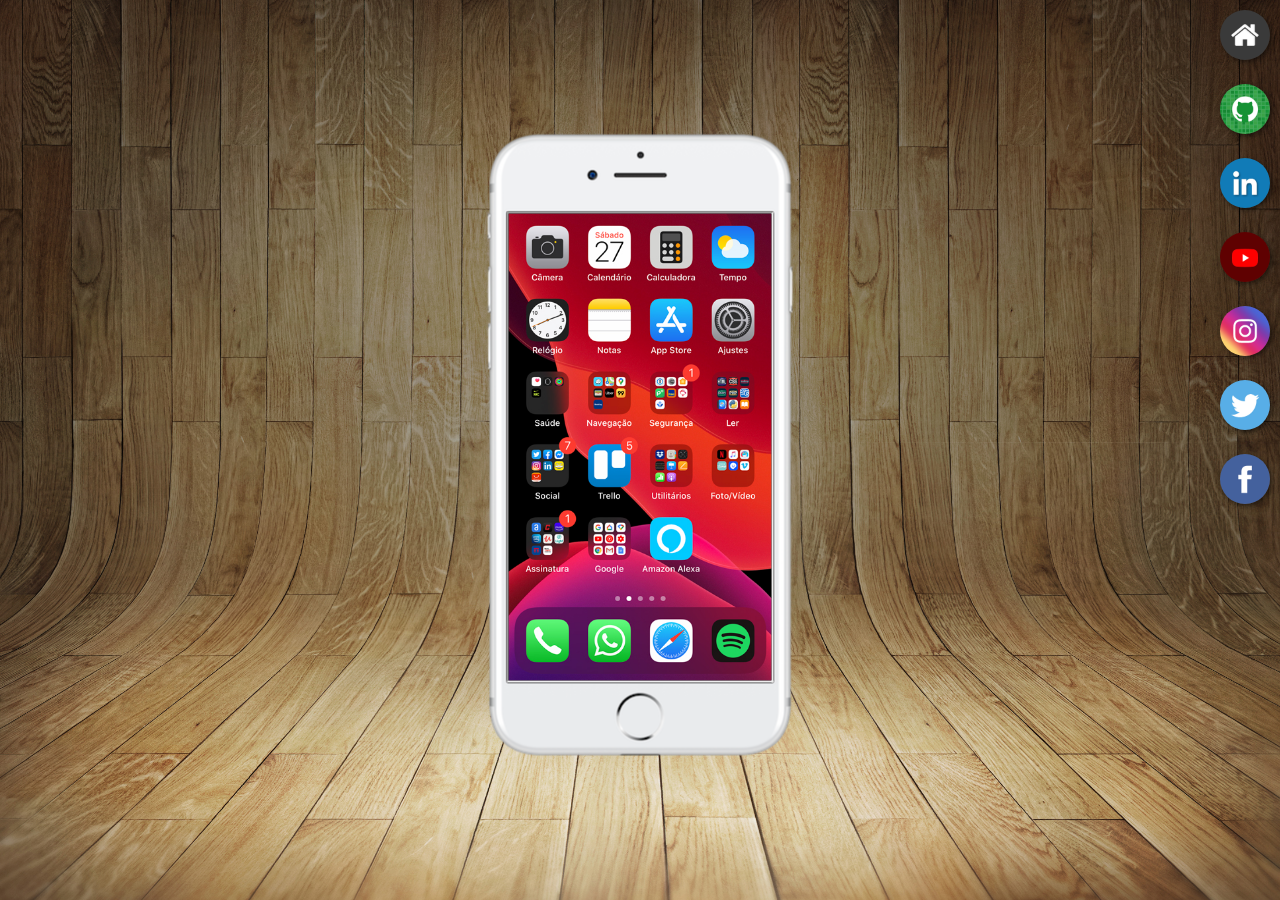
<file: index.html>
<!DOCTYPE html>
<html lang="pt-br">
<head>
    <meta charset="UTF-8">
    <meta name="viewport" content="width=device-width, initial-scale=1.0">
    <title>Projeto Social</title>
    <link rel="shortcut icon" href="favicon.ico" type="image/x-icon">
    <link rel="stylesheet" href="estilos/style.css">
</head>
<body>
    <main>
        <section id="telefone">
                <iframe src="home.html" name="tela" id="tela" ></iframe>
        </section>
        <section id="redes-sociais">
            <a href="home.html" target="tela"><img src="imagens/logo-home.jpg" alt="home"></a>
            <br>
            <a href="paginas/github.html" target="tela"><img src="imagens/logo-github.jpg" alt="github"></a>
            <br>
            <a href="paginas/linkedin.html" target="tela"><img src="imagens/linkedin-logo3.jpg" alt="facebook"></a>
            <br>
            <a href="paginas/youtube.html" target="tela"><img src="imagens/logo-youtube.jpg" alt="youtube"></a>
            <br>            
            <a href="paginas/instagram.html" target="tela"><img src="imagens/logo-instagram.jpg" alt="instagram"></a>
            <br>
            <a href="paginas/twitter.html" target="tela"><img src="imagens/logo-twitter.jpg" alt="twitter"></a>
            <br>
            <a href="paginas/facebook.html" target="tela"><img src="imagens/logo-facebook.jpg" alt="facebook"></a>
            <br>
            

        </section>
    </main>
</body>
</html>
</file>
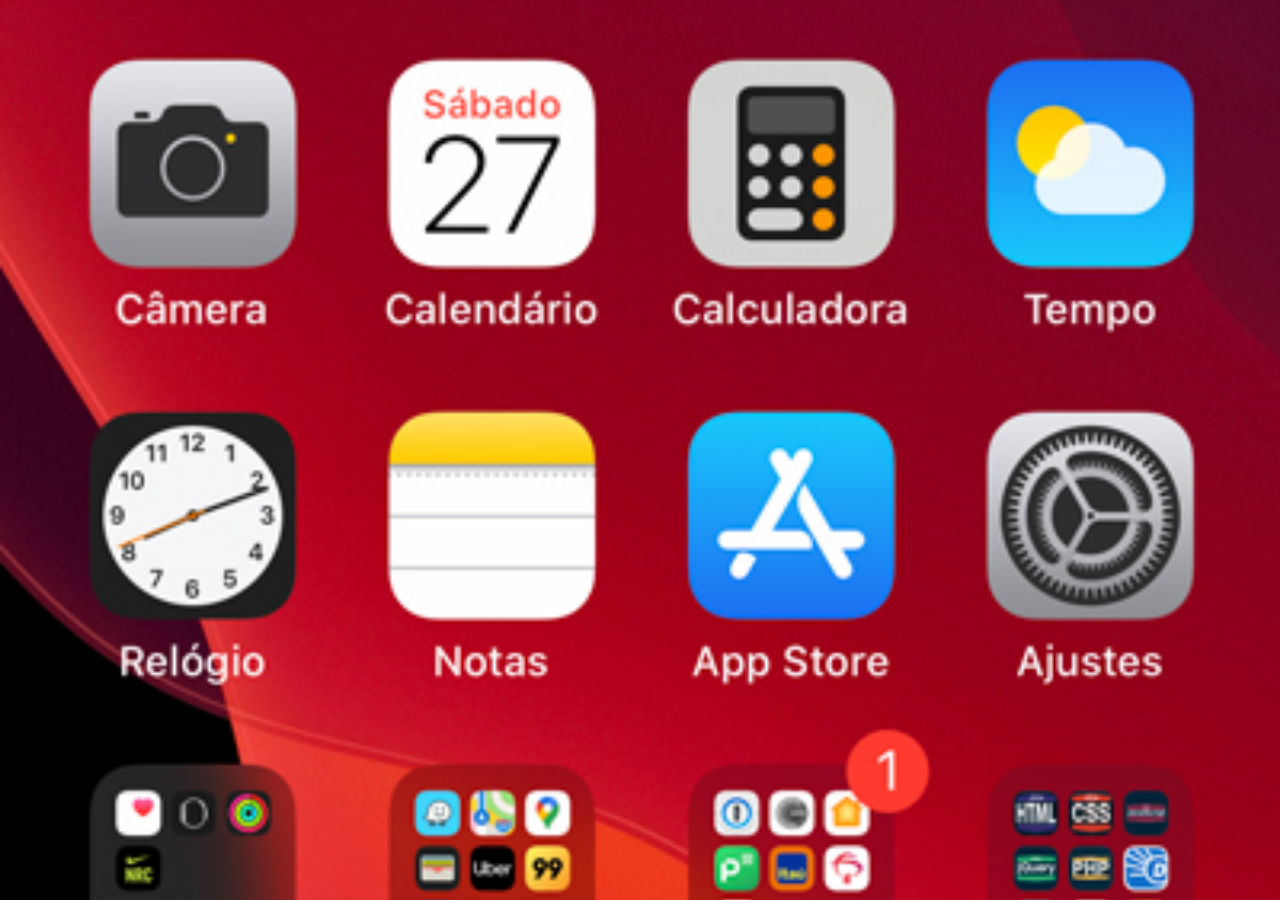
<file: home.html>
<!DOCTYPE html>
<html lang="pt-br">
<head>
    <meta charset="UTF-8">
    <meta name="viewport" content="width=device-width, initial-scale=1.0">
    <title>Home</title>
    <style>
        * {
            margin: 0px;
            padding: 0px;
        }
        body {
            height: 100vh;
            width: 100vw;
            background-image: url("imagens/tela-home.jpg");
            background-repeat: no-repeat;
            background-position: top center;
            background-size: cover;
        }
    </style>
</head>
<body>
</body>
</html>
</file>
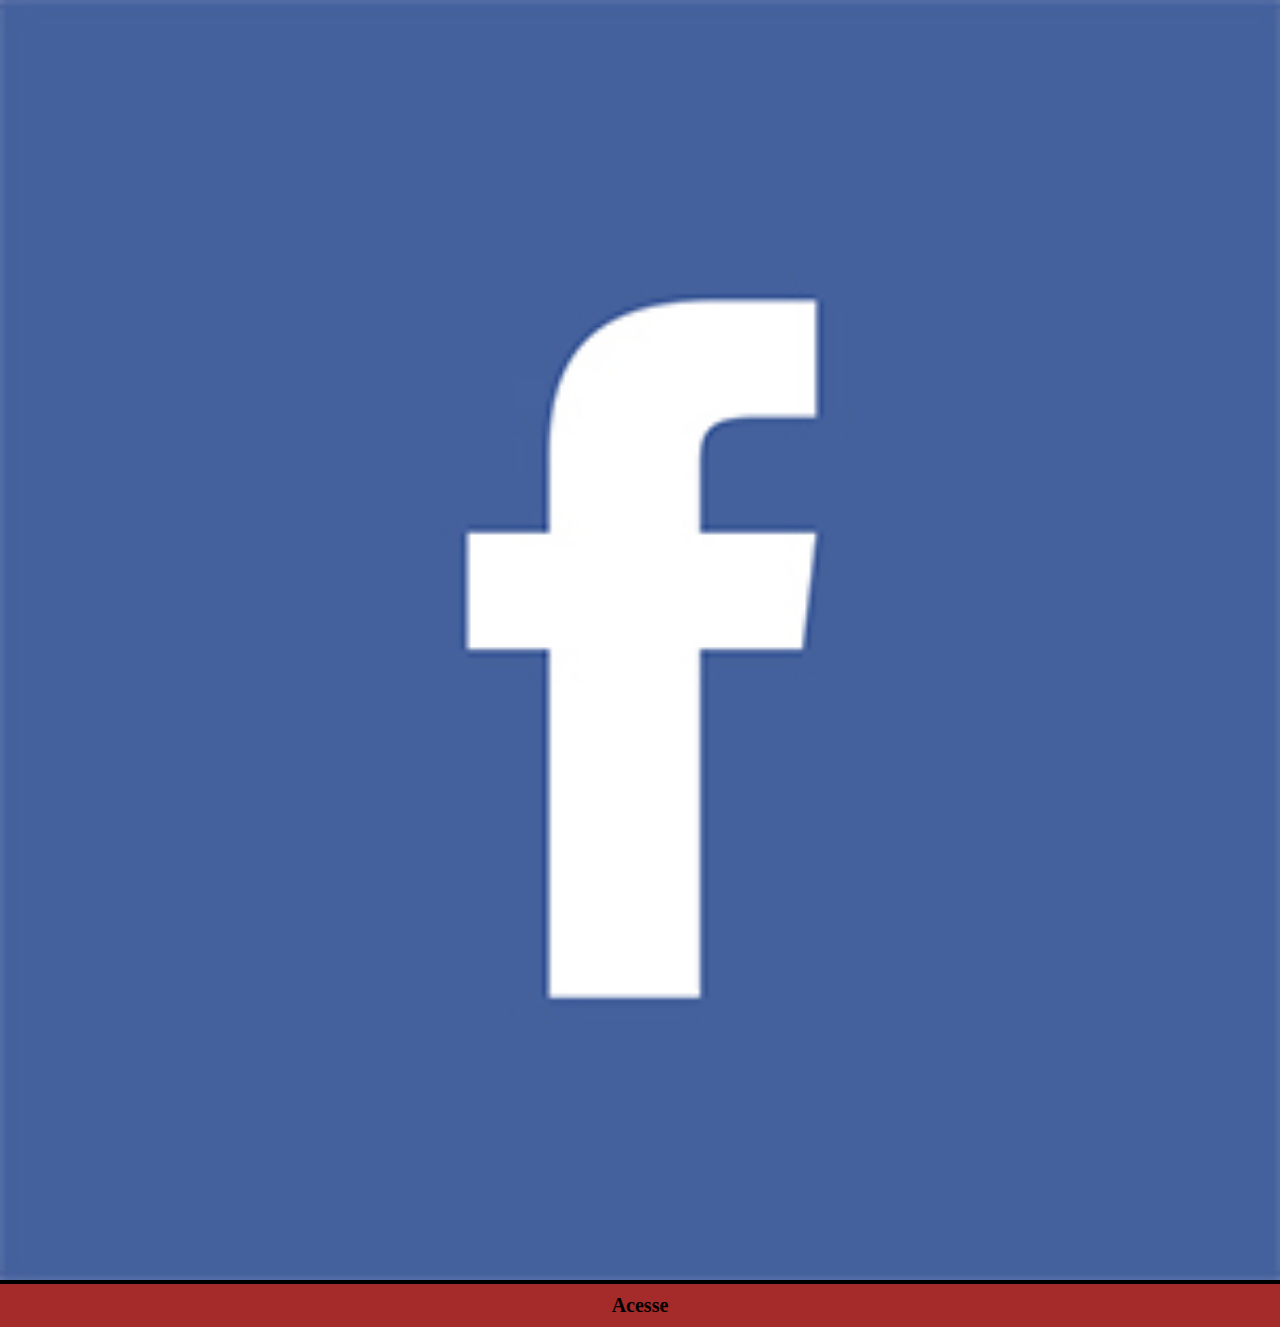
<file: paginas/facebook.html>
<!DOCTYPE html>
<html lang="pt-br">
<head>
    <meta charset="UTF-8">
    <meta name="viewport" content="width=device-width, initial-scale=1.0">
    <title>Facebook</title>
    <link rel="stylesheet" href="../estilos/social.css">
</head>
<body>
    <img src="../imagens/logo-facebook.jpg" alt="facebook">
    <nav>
        <p><a href="https://www.facebook.com/" target="_blank">Acesse</a></p>
    </nav>
</body>
</html>
</file>
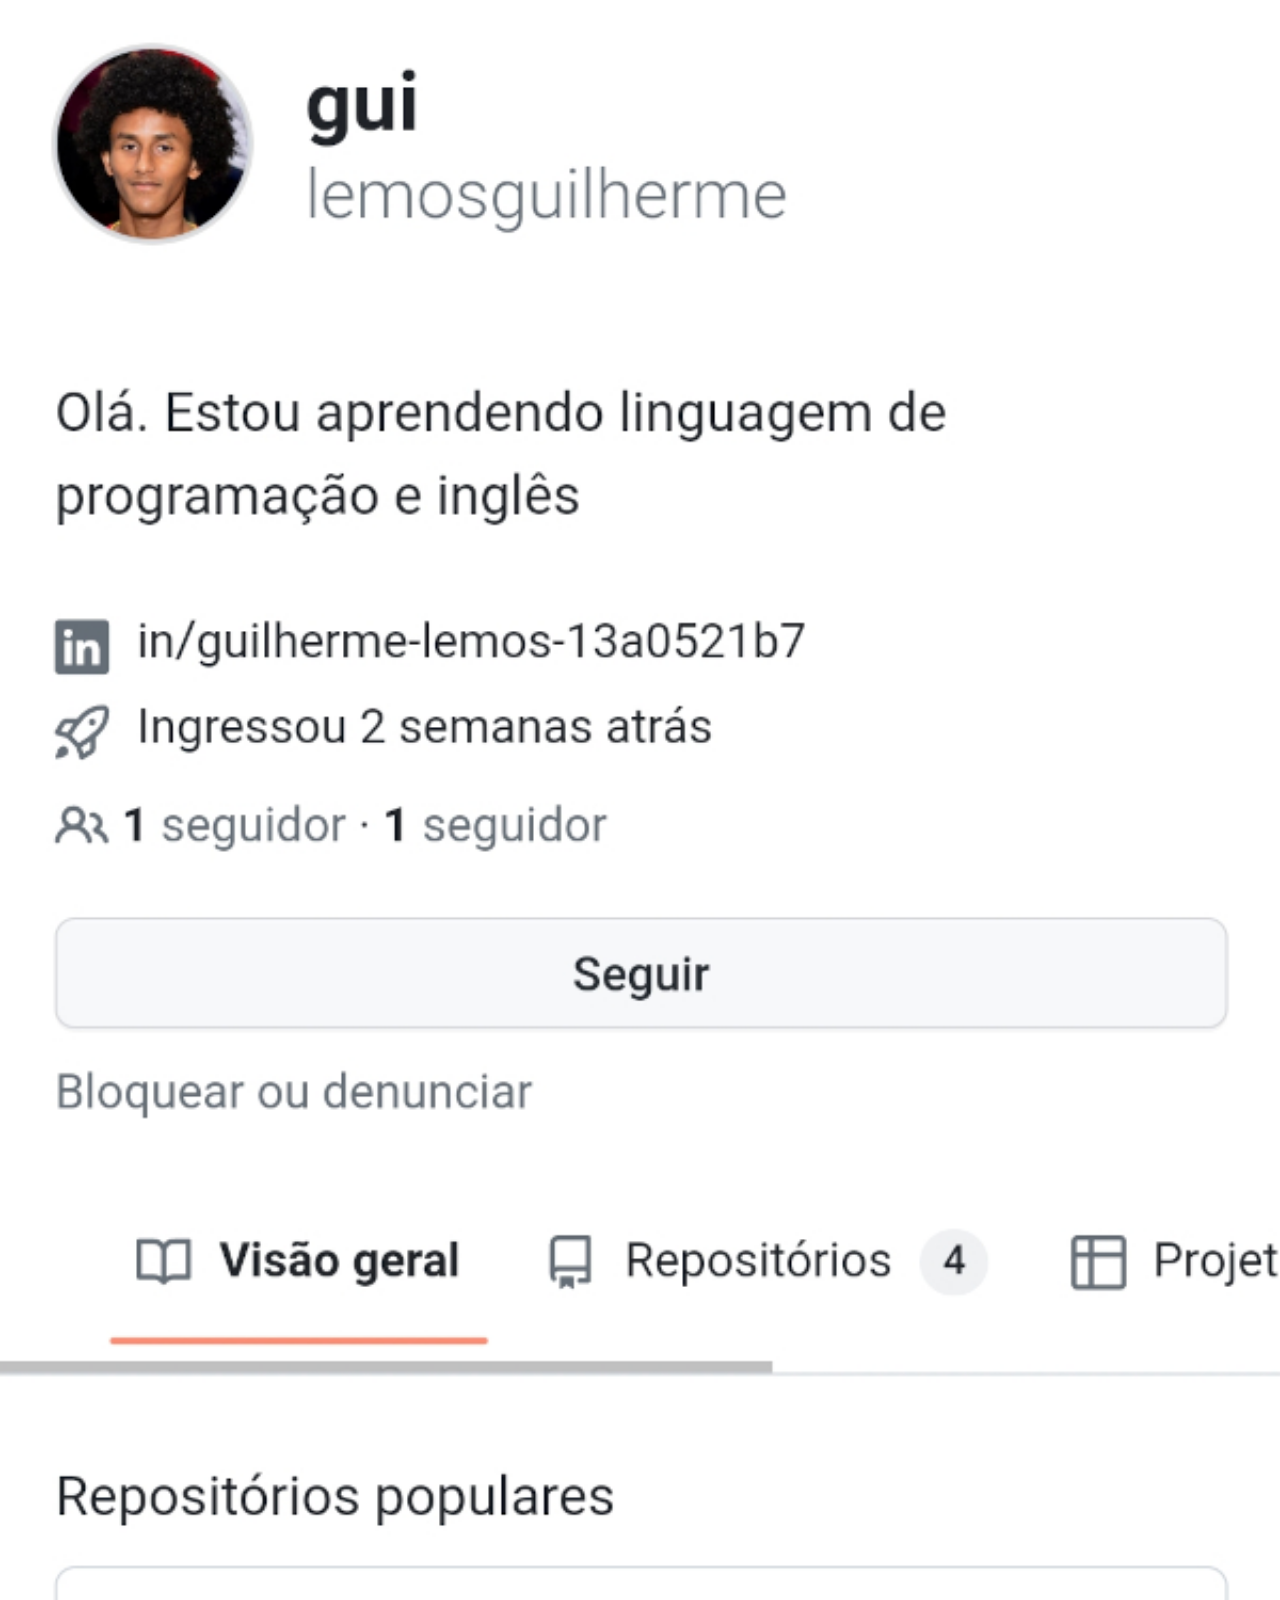
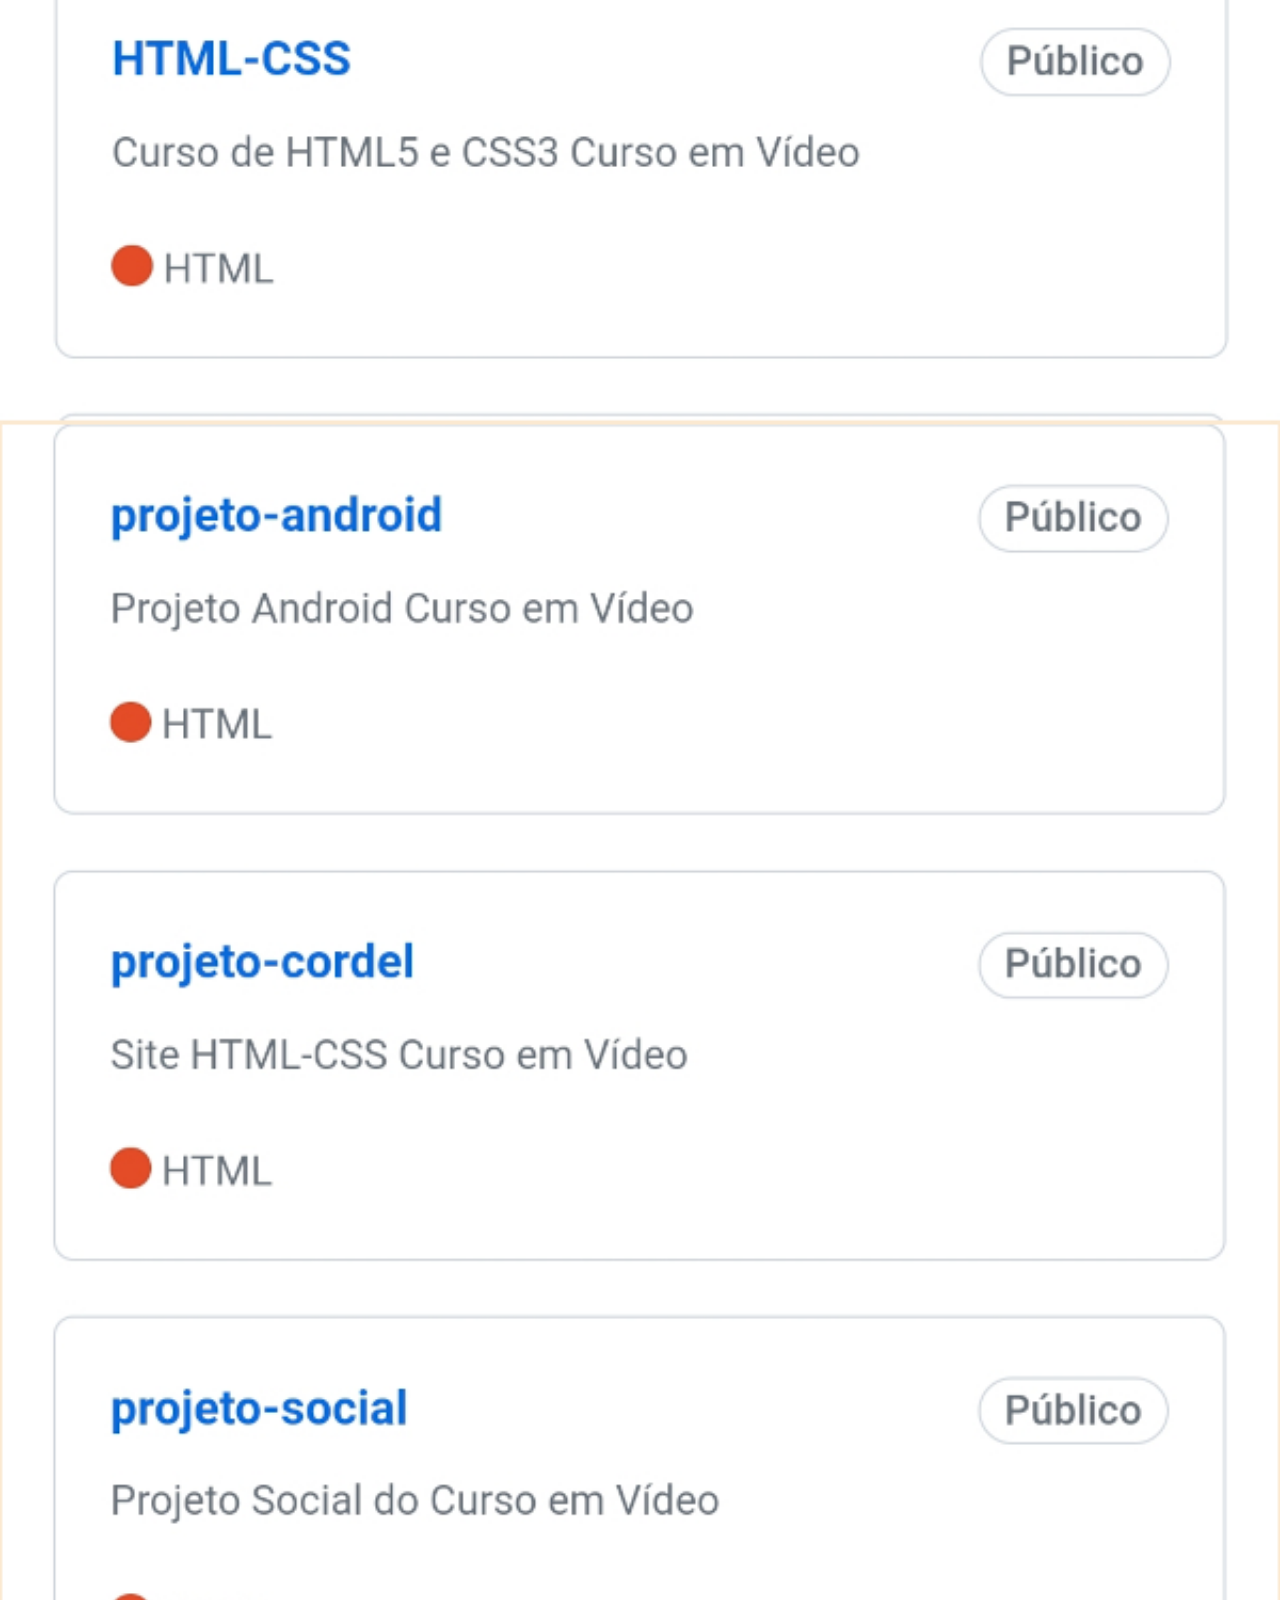
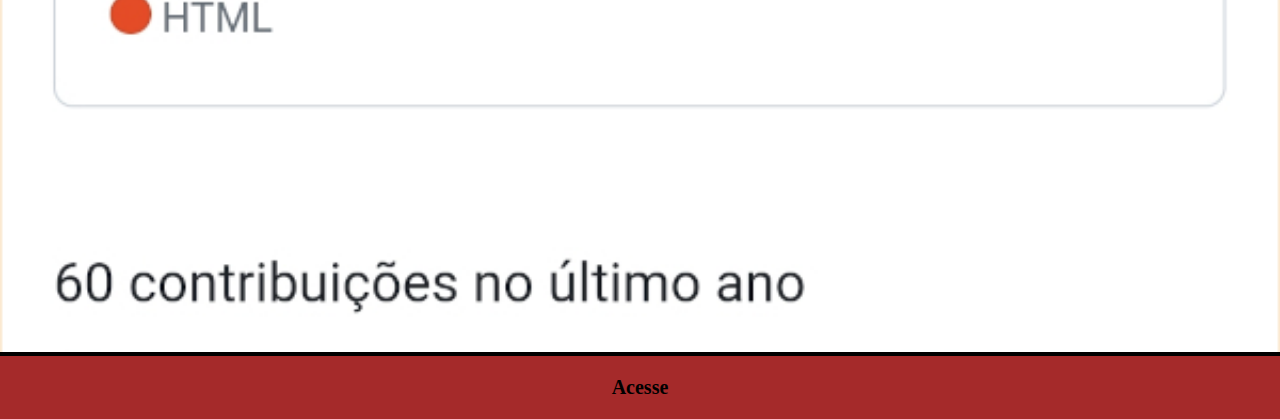
<file: paginas/github.html>
<!DOCTYPE html>
<html lang="pt-br">
<head>
    <meta charset="UTF-8">
    <meta name="viewport" content="width=device-width, initial-scale=1.0">
    <title>GitHub</title>
    <style>
        * {
            margin: 0px;
            padding: 0px;
        }
        body{
            background-color: black;
        }
        img {
            width: 100vw;
        }
        nav {
            background-color: brown;
            text-align: center;
            font-weight: bolder;
            font-size: 20px;
            padding: 10px;
        }
        nav a {
            text-decoration: none;
            color: black; 
        }
        nav a:hover {
            text-decoration: underline;
            color: white;
        }
    </style>
</head>
<body>
    <img src="../imagens/tela-github.jpg" alt="GitHub">
    <nav>
        <nav>
            <p><a href="https://github.com/lemosguilherme" target="_blank">Acesse</a></p>
        </nav>
    </nav>
</body>
</html>
</file>
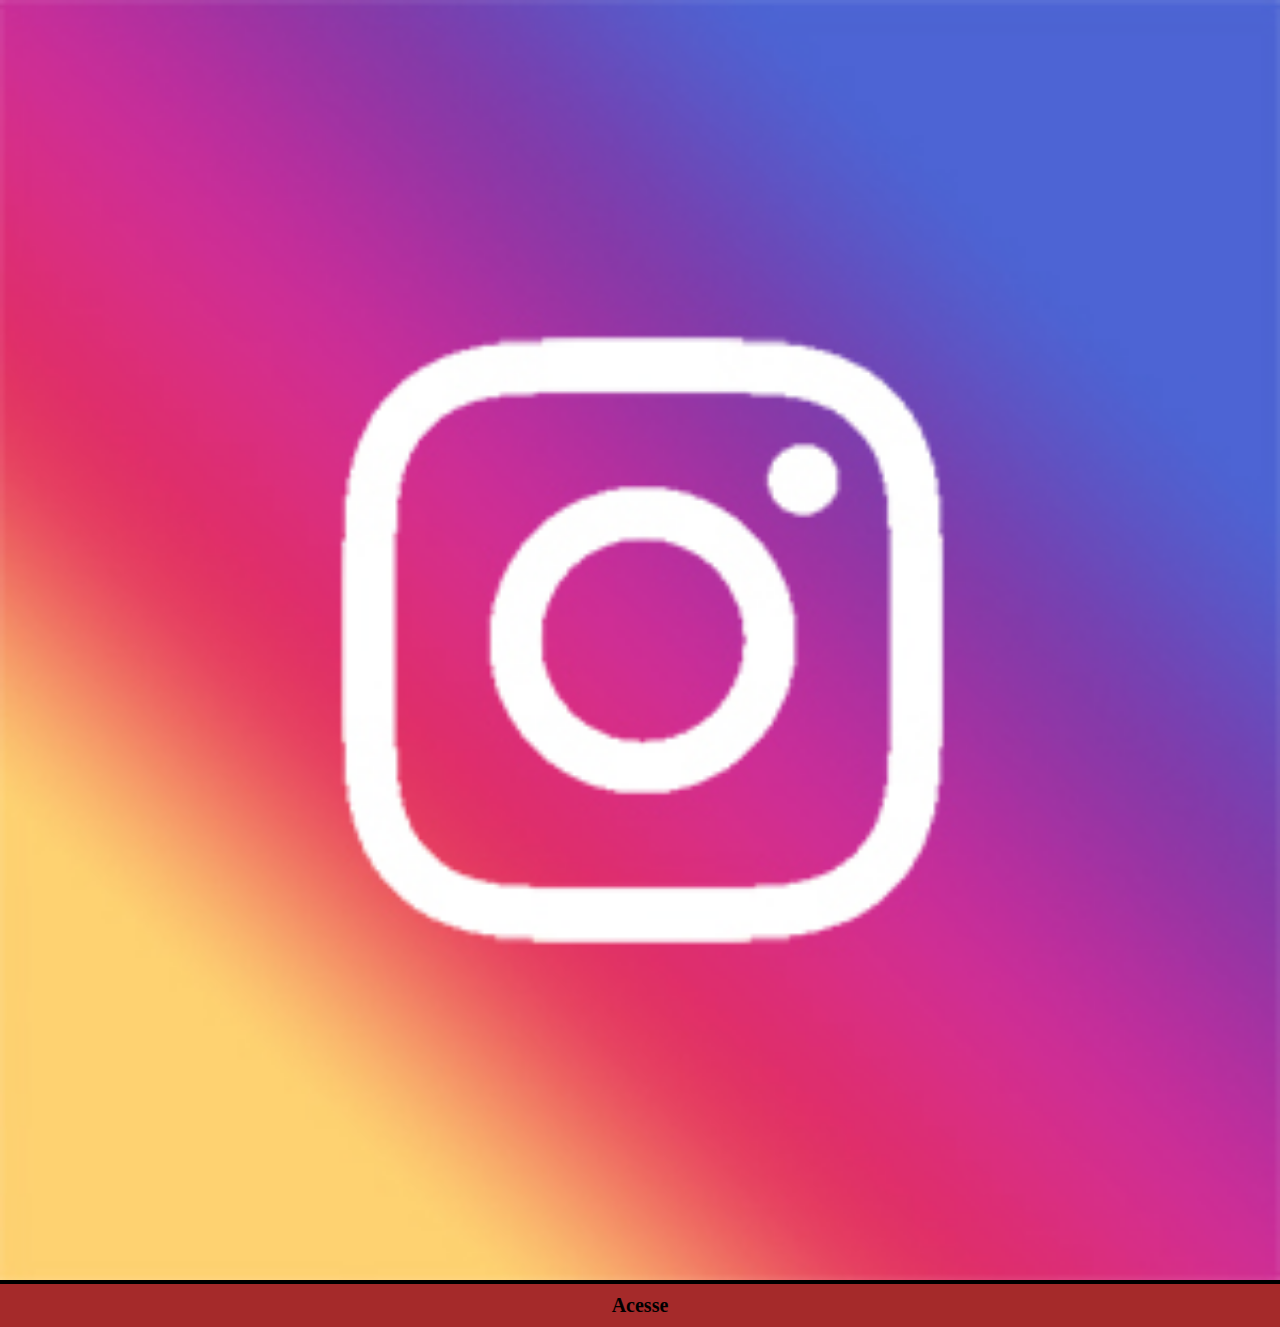
<file: paginas/instagram.html>
<!DOCTYPE html>
<html lang="pt-br">
<head>
    <meta charset="UTF-8">
    <meta name="viewport" content="width=device-width, initial-scale=1.0">
    <title>Instagram</title>
    <link rel="stylesheet" href="../estilos/social.css">
</head>
<body>
    <img src="../imagens/logo-instagram.jpg" alt="instagram">
    <nav>
        <p><a href="https://www.instagram.com/" target="_blank">Acesse</a></p>
    </nav>
</body>
</html>
</file>
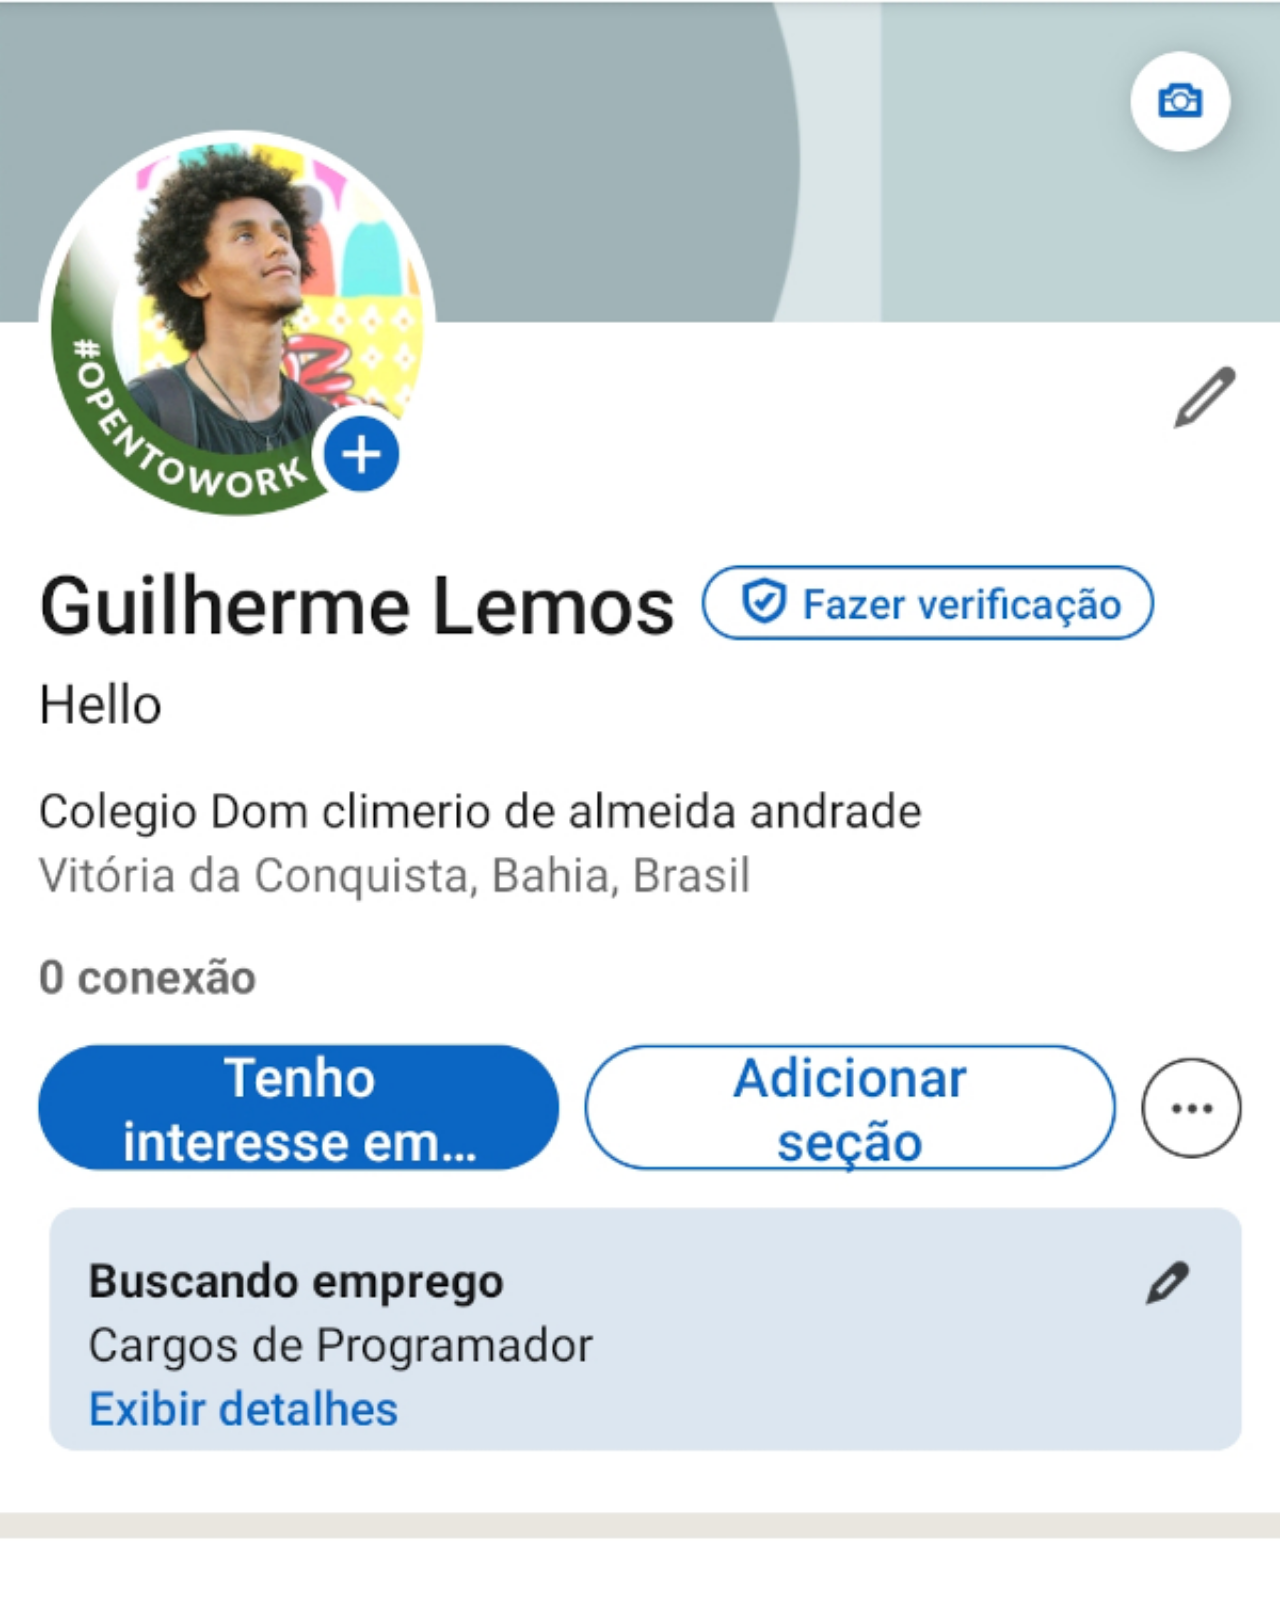
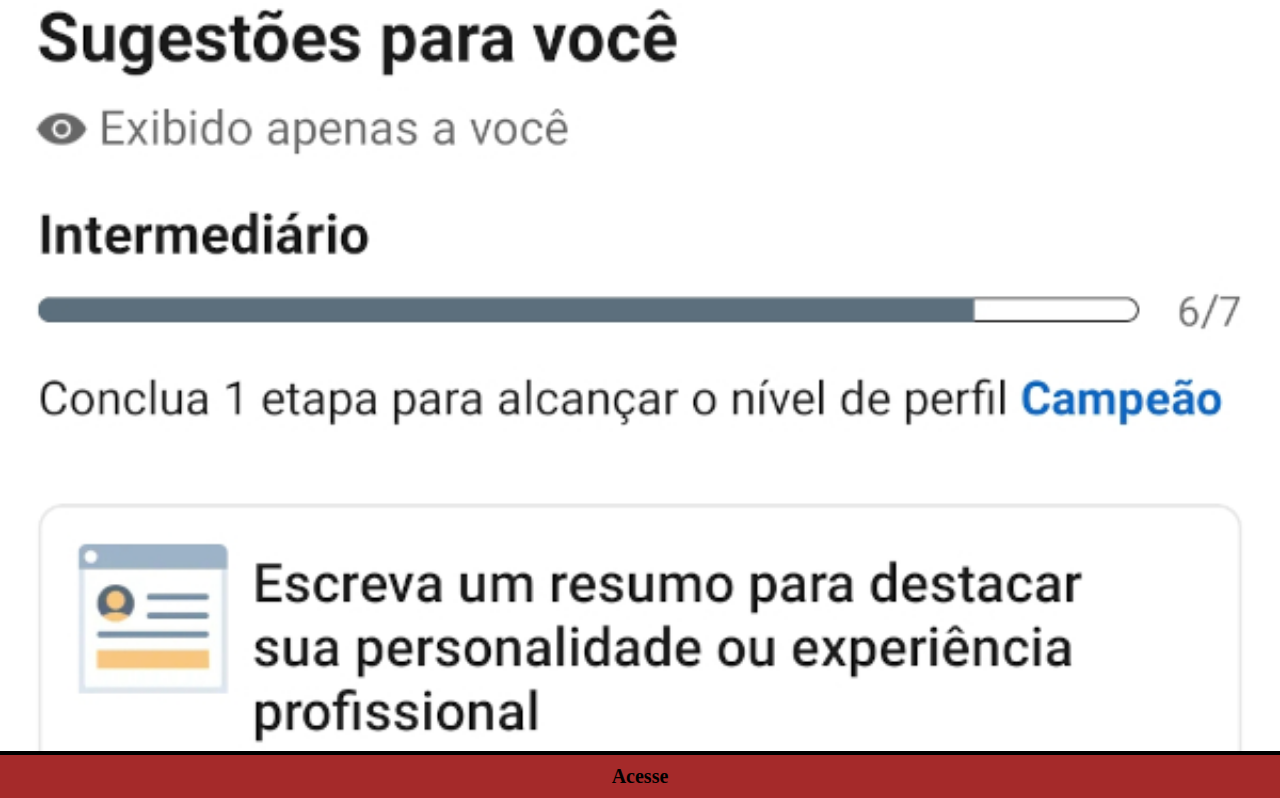
<file: paginas/linkedin.html>
<!DOCTYPE html>
<html lang="pt-br">
<head>
    <meta charset="UTF-8">
    <meta name="viewport" content="width=device-width, initial-scale=1.0">
    <title>Facebook</title>
    <link rel="stylesheet" href="../estilos/social.css">
</head>
<body>
    <img src="../imagens/tela-linkedin.jpg" alt="facebook">
    <nav>
        <p><a href="https://www.linkedin.com/in/guilherme-lemos-13a0521b7/" target="_blank">Acesse</a></p>
    </nav>
</body>
</html>
</file>
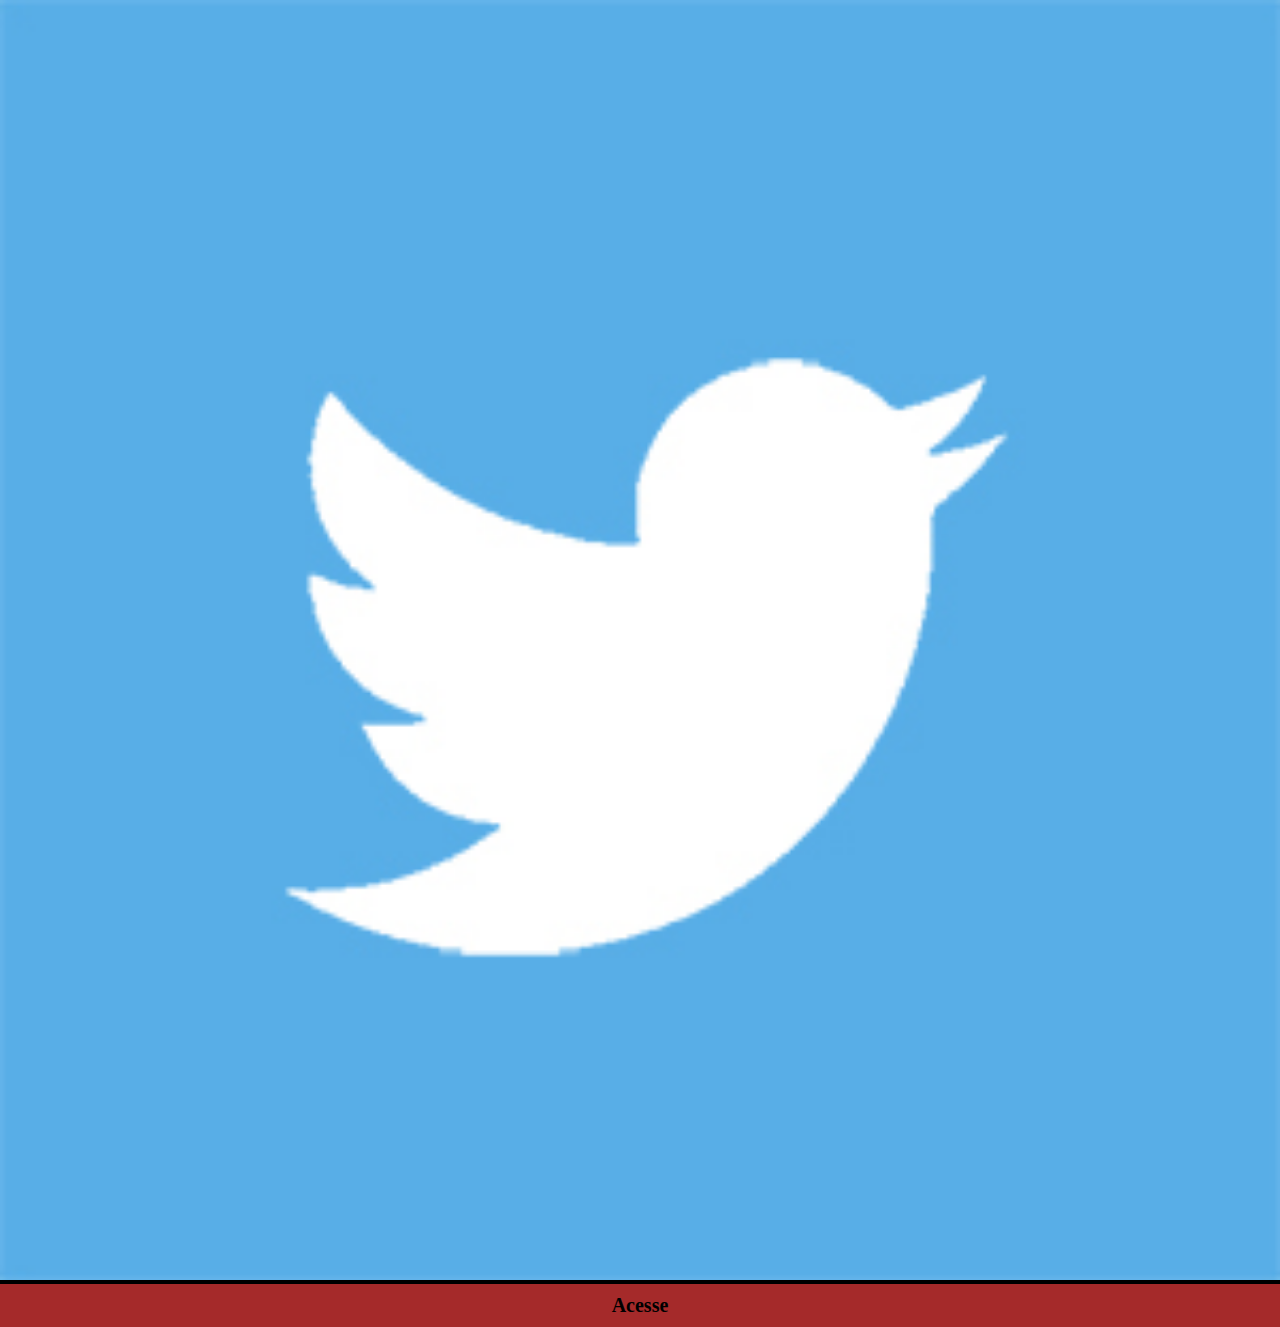
<file: paginas/twitter.html>
<!DOCTYPE html>
<html lang="pt-br">
<head>
    <meta charset="UTF-8">
    <meta name="viewport" content="width=device-width, initial-scale=1.0">
    <title>GitHub</title>
    <link rel="stylesheet" href="../estilos/social.css">
</head>
<body>
    <img src="../imagens/logo-twitter.jpg" alt="twitter">
    <nav>
        <p><a href="https://twitter.com/" target="_blank">Acesse</a></p>
    </nav>
</body>
</html>
</file>
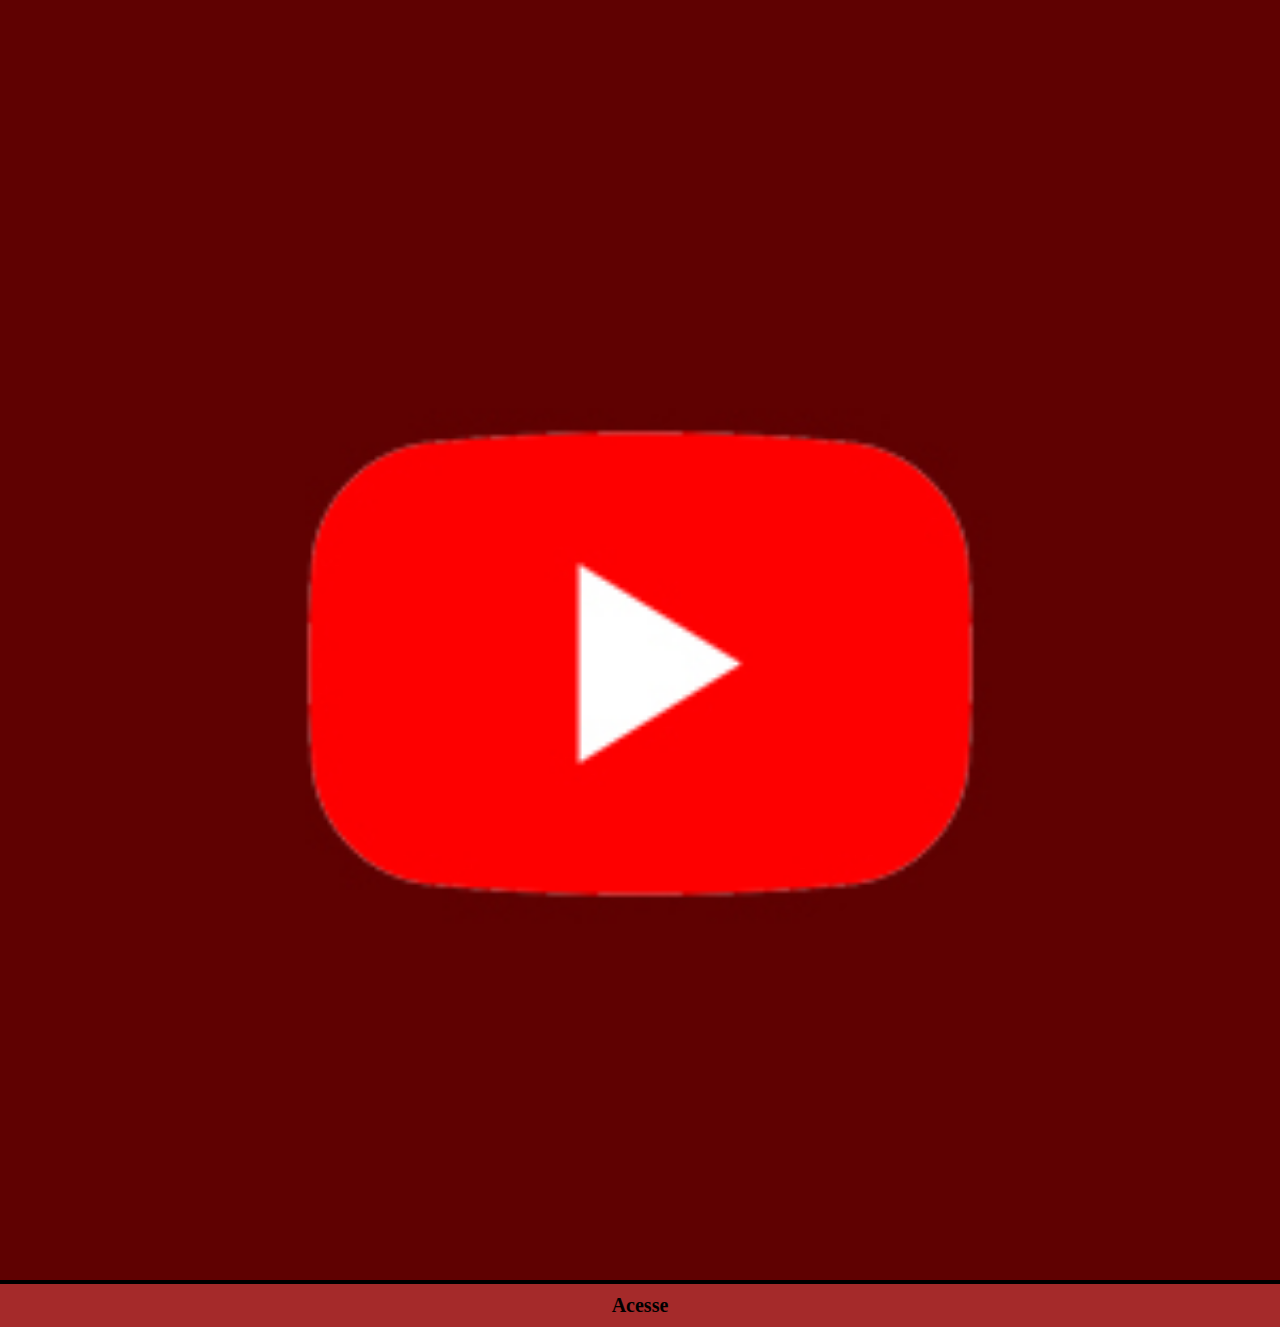
<file: paginas/youtube.html>
<!DOCTYPE html>
<html lang="pt-br">
<head>
    <meta charset="UTF-8">
    <meta name="viewport" content="width=device-width, initial-scale=1.0">
    <title>YouTube</title>
    <link rel="stylesheet" href="../estilos/social.css">
</head>
<body>
    <img src="../imagens/logo-youtube.jpg" alt="png">
    <nav>
        <p><a href="https://www.youtube.com/" target="_blank">Acesse</a></p>
    </nav>
</body>
</html>
</file>
<file: estilos/style.css>
@charset "UTF-8";

* {
    margin: 0px;
}
html, body {
    background-color: black;
    height: 100vh;
}
body {
    background-image: url("../imagens/fundo-madeira.jpg");
    background-size: cover;
    background-repeat: no-repeat;
    background-attachment: fixed;
}
main {
    height: 100vh;
    position: relative;
    
}

section#telefone {
    background-image: url("../imagens/frame-iphone.png");
    height: 637px;
    width: 311px;
    background-repeat: no-repeat;
    position:absolute;
    left: 50%;
    top: 50%;
    transform: translate(-50%, -50%); 
      
}

iframe#tela {
    position: relative;
    top: 80px;
    left: 22px;
    width: 263px;
    height: 467px;
    
    
}
section#redes-sociais {
    text-align: right;
    
}
section#redes-sociais img {
    border-radius: 300px 300px;
    width: 50px;
    margin: 10px;
    box-shadow: 2px 2px 5px rgba(0, 0, 0, 0.5);
    box-sizing: border-box;
}
section#redes-sociais img:hover {
    border: 1px solid rgba(255, 255, 255, 0.562);
    transform: translate(-5%, -7%);
    transition: transform 0.5s, border 1s;
    box-shadow: 5px 5px 5px 2px rgba(0, 0, 0, 0.486);
}
</file>
<file: estilos/social.css>
@charset "UTF-8";

* {
    margin: 0px;
    padding: 0px;
}
::-webkit-scrollbar {
    height: 0px;
    width: 0px;
}
body{
    background-color: black;
}
img {
    width: 100vw;
}
nav {
    background-color: brown;
    text-align: center;
    font-weight: bolder;
    font-size: 20px;
    padding: 10px;
}
nav a {
    text-decoration: none;
    color: black; 
}
nav a:hover {
    text-decoration: underline;
    color: white;
}
</file>
